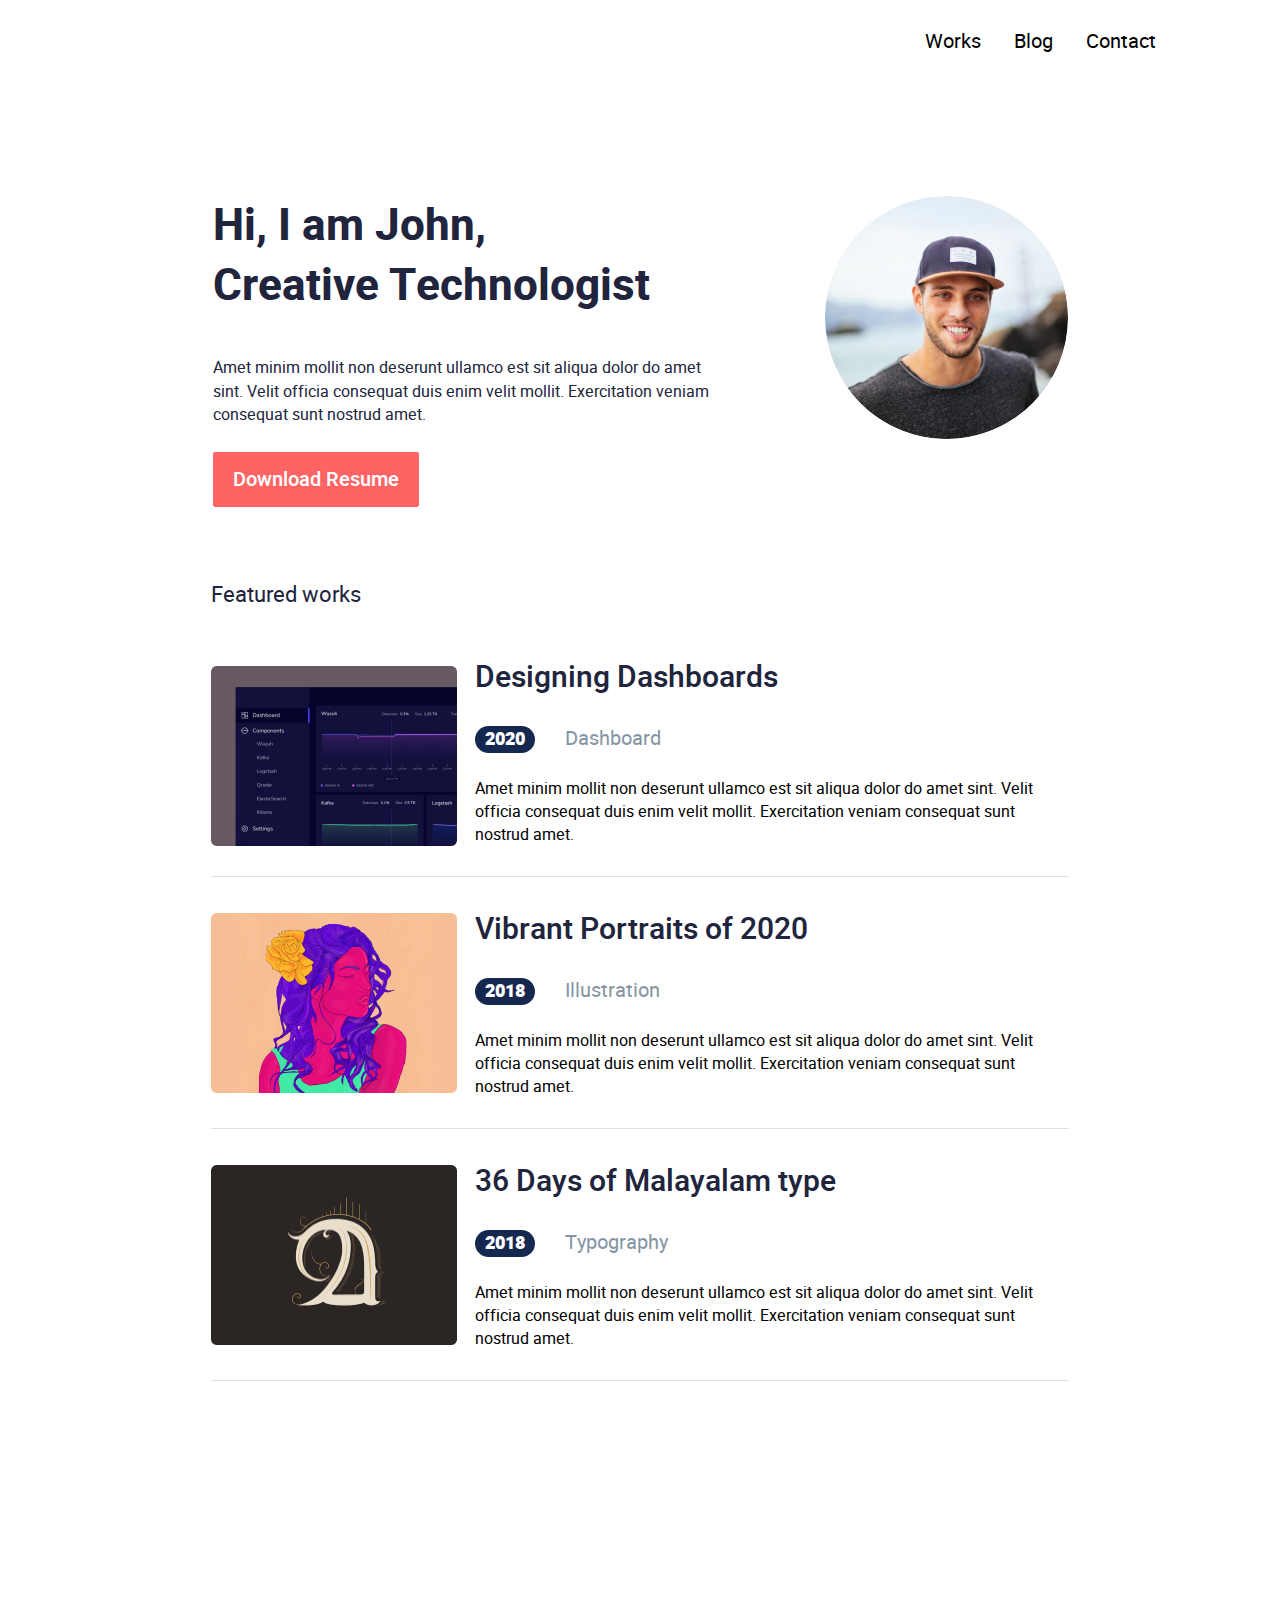
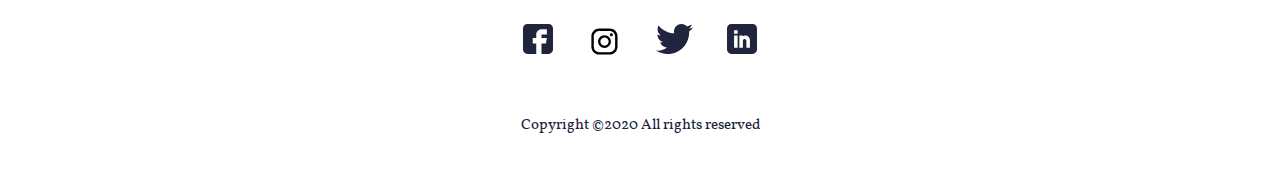
<file: index.html>
<!doctype html>
<html lang="en">
<head>
    <meta charset="UTF-8">
    <meta name="viewport"
          content="width=device-width, user-scalable=no, initial-scale=1.0, maximum-scale=1.0, minimum-scale=1.0">
    <meta http-equiv="X-UA-Compatible" content="ie=edge">
    <title>John</title>
    <link rel="stylesheet" href="css/style.css">
</head>
<body>
<header>
    <div class="container d_flex justify_end">
        <nav>
            <ul>
                <li>
                    <a href="works.html">Works</a>
                </li>
                <li>
                    <a href="blog.html">Blog</a>
                </li>
                <li>
                    <a href="#">Contact</a>
                </li>
            </ul>
        </nav>
    </div>
</header>
<main>
    <section class="main_banner">
        <div class="d_flex justify_between align_start container">
            <article>
              <h1>Hi, I am John,<br> Creative Technologist</h1>
                <p class="entry_author">Amet minim mollit non deserunt ullamco est sit aliqua dolor do amet sint. Velit officia consequat duis enim velit mollit. Exercitation veniam consequat sunt nostrud amet.
                </p>
               <a class="resume_link" href="#">Download Resume</a>
            </article>
              <div class="userpic">
                  <img class="userpic_img" src="images/Ellipse1.png" alt="img;">
              </div>
        </div>
    </section>
<!--    <section class="rec_posts">-->
<!--        <div class="d_flex justify_end justify_between rec_posts_pos ">-->
<!--            <div>-->
<!--                    <span>Recent posts</span>-->
<!--                    <a href="#" class="text_decoration">View all</a>-->
<!--            </div>-->
<!--        </div>-->
<!--        <div class="color_blocks d_flex container">-->
<!--            <div style="display: inline-block; padding: 45px">-->
<!--                <article  class="posts_blocks">-->
<!--                    <h3>Making a design system from<br>scratch</h3>-->
<!--                     <div>-->
<!--                            <p>12 Feb 2020</p>-->
<!--                            <p>Design, Pattern</p>-->
<!--                            <p>Amet minim mollit non deserunt ullamco est sit aliqua dolor do amet sint. Velit officia consequat duis enim velit mollit. Exercitation veniam consequat sunt nostrud amet.</p>-->
<!--                     </div>-->
<!--                </article>-->
<!--            </div>-->
<!--                <div style="display: inline-block; padding: 45px">-->
<!--                    <article class="posts_blocks">-->
<!--                        <h3>Creating pixel perfect icons in<br>Figma</h3>-->
<!--                        <div>-->
<!--                            <p>12 Feb 2020</p>-->
<!--                            <span>Figma, Icon Design</span>-->
<!--                            <span>Amet minim mollit non deserunt ullamco est sit aliqua dolor do amet sint. Velit officia consequat duis enim velit mollit. Exercitation veniam consequat sunt nostrud amet.</span>-->
<!--                        </div>-->
<!--                    </article>-->
<!--                </div>-->
<!--        </div>-->
<!--    </section>-->





    <section>
            <div class="featured_works">
                <h3 class="featured_works_style">Featured works</h3>
                <article class="d_flex justify_between align_start border article_padd">
                    <div class="feat_works_img">
                        <img class="feat_works_img" src="images/Tableimg.jpg" alt="tableimg" >
                    </div>
                    <div class="feat_works_info_div">
                        <h3 class="feat_works_h3">Designing Dashboards</h3>
                        <span class="feat_works_spans">2020</span>
                        <span class="feat_works_span_letters">Dashboard</span>
                        <p class="feat_works_p_marg_top">Amet minim mollit non deserunt ullamco est sit aliqua dolor do amet sint. Velit officia consequat duis enim velit mollit. Exercitation veniam consequat sunt nostrud amet.</p>
                    </div>
                </article>



                <article class="d_flex justify_between align_start border article_padd">
                    <div>
                        <img class="feat_works_img" src="images/Ladyimg.jpg" alt="ladyimg" >
                    </div>
                    <div>
                        <h3 class="feat_works_h3">Vibrant Portraits of 2020</h3>
                        <span class="feat_works_spans">2018</span>
                        <span class="feat_works_span_letters">Illustration</span>
                        <p class="feat_works_p_marg_top">Amet minim mollit non deserunt ullamco est sit aliqua dolor do amet sint. Velit officia consequat duis enim velit mollit. Exercitation veniam consequat sunt nostrud amet.</p>
                    </div>
                </article>




                <article class="d_flex justify_between align_start border article_padd">
                    <div>
                        <img class="feat_works_img" src="images/Aimg.jpg" alt="Aimg" >
                    </div>
                    <div>
                        <h3 class="feat_works_h3">36 Days of Malayalam type</h3>
                        <span class="feat_works_spans">2018</span>
                        <span class="feat_works_span_letters">Typography</span>
                        <p class="feat_works_p_marg_top">Amet minim mollit non deserunt ullamco est sit aliqua dolor do amet sint. Velit officia consequat duis enim velit mollit. Exercitation veniam consequat sunt nostrud amet.</p>
                    </div>
                </article>
        </div>
    </section>

</main>









<!--    <section class="section_requestform">-->
<!--           <form class="requestform_style" action="#" method="get">-->
<!--                <div>-->
<!--                    <label>-->
<!--                         <input class="requestform_input" type="text" name="Name" placeholder="Name">-->
<!--                    </label>-->
<!--                </div>-->
<!--                <div class="border-box requestform_style">-->
<!--                    <label>-->
<!--                         <input class="requestform_input" type="email" name="Email" placeholder="Email">-->
<!--                    </label>-->
<!--                </div>-->
<!--            <div>-->
<!--                <label for="Budget"></label>-->
<!--                   <select class="requestform_input" name="value" id="Budget">-->
<!--                            <option value="Budget">Budget</option>-->
<!--                            <option value="100">100</option>-->
<!--                            <option value="200">200</option>-->
<!--                            <option value="300">300</option>-->
<!--                            <option value="400">400</option>-->
<!--                   </select>-->
<!--            </div>-->
<!--              <div>-->
<!--                  <label for="project"></label>-->
<!--                  <textarea  id="project" name="project" rows="10" cols="25"-->
<!--                             placeholder="Describe your project..."></textarea>-->
<!--              </div>-->
<!--              <div class="requestform_button">-->
<!--                  <button class="requestform_button_style" type="button" onclick="alert('Hello teacher')">-->
<!--                      Send Message-->
<!--                  </button>-->
<!--              </div>-->
<!--          </form>-->
<!--        </section>-->


    <footer class="footer_marg_works">
    <div>
        <ul class="footer_li">
            <li>
                <a href="https://www.facebook.com" target="_blank"><img src="images/fb.svg" alt="facebook"></a>
            </li>
            <li>
                <a href="https://www.instagram.com" target="_blank"><img class="img_insta" src="images/instagram_logo.svg" alt="instagram"></a>
            </li>
            <li>
                <a href="https://twitter.com" target="_blank"><img src="images/Twitter.svg" alt="twitter"></a>
            </li>
            <li>
                <a href="https://ru.linkedin.com" target="_blank"><img src="images/Linkedin.svg" alt="Linkedin"></a>
            </li>
        </ul>
        <p class="footer_copyright">
           Copyright ©2020 All rights reserved </p>
    </div>
</footer>
</body>
</html>


<!--<form name="search" action="#" method="post" target="_blank" style="margin: auto; max-width: 600px">-->
<!--    <div style="max-width: 564px">-->
<!--        <label for="first_name" style="display: block">First_name</label>-->
<!--        <input name="first_name" type="text" id="first_name" style="box-sizing: border-box" >-->
<!--        <small>Error</small>-->
<!--        <label>-->
<!--            <input type="checkbox" name="i_agree" checked>-->
<!--            I agree with that-->
<!--        </label>-->
<!--    </div>-->
<!--    <div>-->
<!--        <h3>Gender</h3>-->
<!--        <label>-->
<!--            <input type="radio" name="Gender" value="Man">-->
<!--            Man-->
<!--        </label>-->
<!--        <label>-->
<!--            <input type="radio" name="Gender" value="Woman">Woman-->
<!--        </label>-->
<!--        <label>-->
<!--            <input type="radio" name="Gender" value="other">other-->
<!--        </label>-->
<!--    </div>-->
<!--    <div style="max-width: 564px">-->
<!--        <label for="file" style="display: block">File</label>-->
<!--        <input name="file" type="file" id="file" style="box-sizing: border-box" >-->

<!--    </div>-->
<!--<div style="max-width: 564px;">-->
<!--    <label for="message" style="display: none">Message</label>-->
<!--    <textarea id="message" name="message" style="height: 150px; width: 100%; resize: none"></textarea>-->

<!--    <div style="max-width: 564px">-->
<!--        <label for="sity" style="display: none">Message</label>-->
<!--        <select id="sity" name="sity" style="width: 100%;">-->
<!--            <option>Kiev</option>-->
<!--            <option>Odessa</option>-->
<!--            <option>Paris</option>-->
<!--        </select>-->
<!--    </div>-->

<!--</div>-->
<!--    <button type="submit">Send</button>-->
<!--</form>-->
</file>
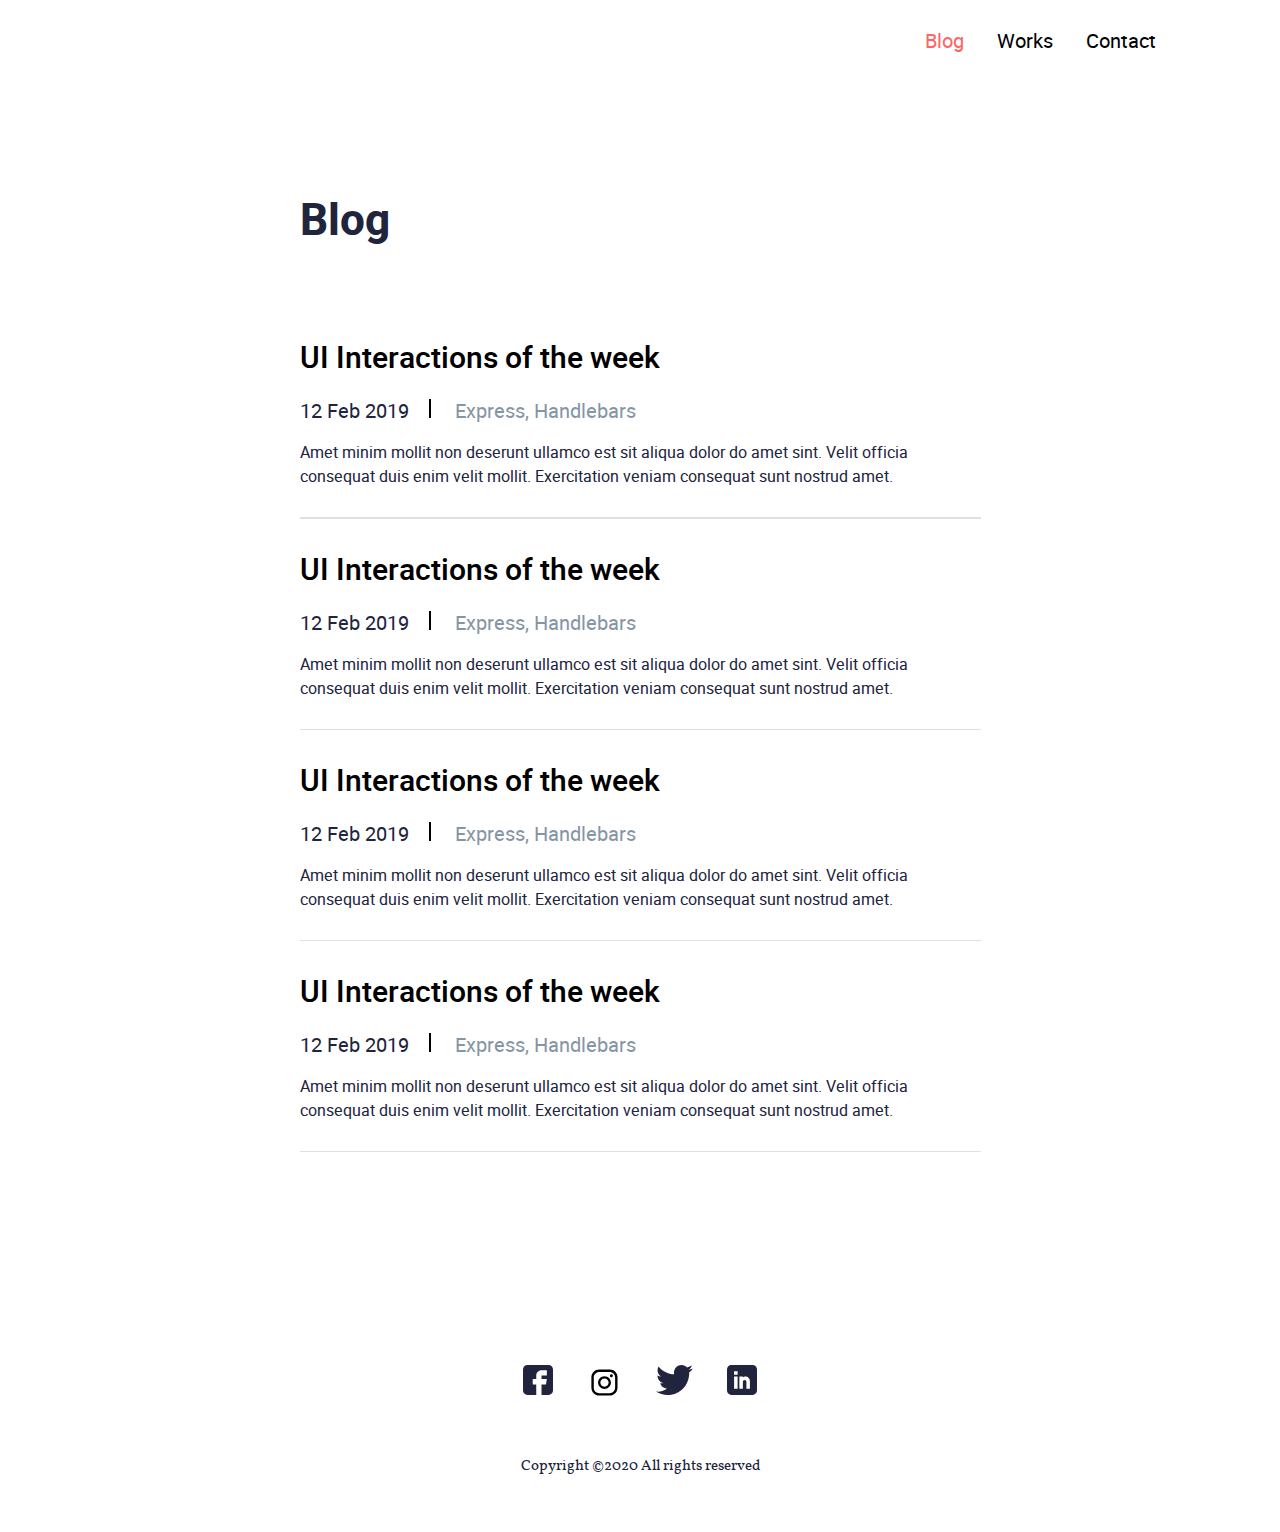
<file: blog.html>
<!doctype html>
<html lang="en">
<head>
  <meta charset="UTF-8">
  <meta name="viewport"
        content="width=device-width, user-scalable=no, initial-scale=1.0, maximum-scale=1.0, minimum-scale=1.0">
  <meta http-equiv="X-UA-Compatible" content="ie=edge">
  <title>John</title>
  <link rel="stylesheet" href="css/style.css">
</head>
<body>
<header>
  <div class="container d_flex justify_end">
    <nav>
      <ul>
        <li>
          <a href="blog.html" class="blog_col">Blog</a>
        </li>
        <li>
          <a href="works.html">Works</a>
        </li>
        <li>
          <a href="#">Contact</a>
        </li>
      </ul>
    </nav>
  </div>
</header>
<main>
  <section>
    <div class="blog_central_container">
      <div class="border blog_containers ">
        <h1 class="h2_blog">Blog</h1>
        <article class="border blog_containers">
          <h3 class="blog_h3">UI Interactions of the week</h3>
          <span class="blog_containers_date_span">12 Feb 2019</span>
          <span class="blog_containers_text_span">Express, Handlebars</span>
          <p class="blog_containers_p">Amet minim mollit non deserunt ullamco est sit aliqua dolor do amet sint. Velit officia consequat duis enim velit mollit. Exercitation veniam consequat sunt nostrud amet.</p>
        </article>
      </div>
      <article class="border blog_containers">
         <h3 class="blog_h3">UI Interactions of the week</h3>
         <span class="blog_containers_date_span">12 Feb 2019</span>
         <span class="blog_containers_text_span">Express, Handlebars</span>
         <p class="blog_containers_p">Amet minim mollit non deserunt ullamco est sit aliqua dolor do amet sint. Velit officia consequat duis enim velit mollit. Exercitation veniam consequat sunt nostrud amet.</p>
      </article>
      <article class="border blog_containers">
         <h3 class="blog_h3">UI Interactions of the week</h3>
         <span class="blog_containers_date_span">12 Feb 2019</span>
         <span class="blog_containers_text_span">Express, Handlebars</span>
         <p class="blog_containers_p">Amet minim mollit non deserunt ullamco est sit aliqua dolor do amet sint. Velit officia consequat duis enim velit mollit. Exercitation veniam consequat sunt nostrud amet.</p>
      </article>
      <article class="border blog_containers">
          <h3 class="blog_h3">UI Interactions of the week</h3>
        <span class="blog_containers_date_span">12 Feb 2019</span>
        <span class="blog_containers_text_span">Express, Handlebars</span>
        <p class="blog_containers_p">Amet minim mollit non deserunt ullamco est sit aliqua dolor do amet sint. Velit officia consequat duis enim velit mollit. Exercitation veniam consequat sunt nostrud amet.</p>
      </article>



    </div>
  </section>







</main>
<footer class="footer_marg_blog">
    <div >
        <ul class="footer_li">
          <li>
            <a href="https://www.facebook.com" target="_blank"><img src="images/fb.svg" alt="facebook"></a>
          </li>
          <li>
            <a href="https://www.instagram.com" target="_blank"><img class="img_insta" src="images/instagram_logo.svg" alt="instagram"></a>
          </li>
          <li>
            <a href="https://twitter.com" target="_blank"><img src="images/Twitter.svg" alt="twitter"></a>
          </li>
          <li>
            <a href="https://ru.linkedin.com" target="_blank"><img src="images/Linkedin.svg" alt="Linkedin"></a>
          </li>
        </ul>
        <p class="footer_copyright"> Copyright ©2020 All rights reserved </p>
    </div>
</footer>

</body>
</html>
</file>
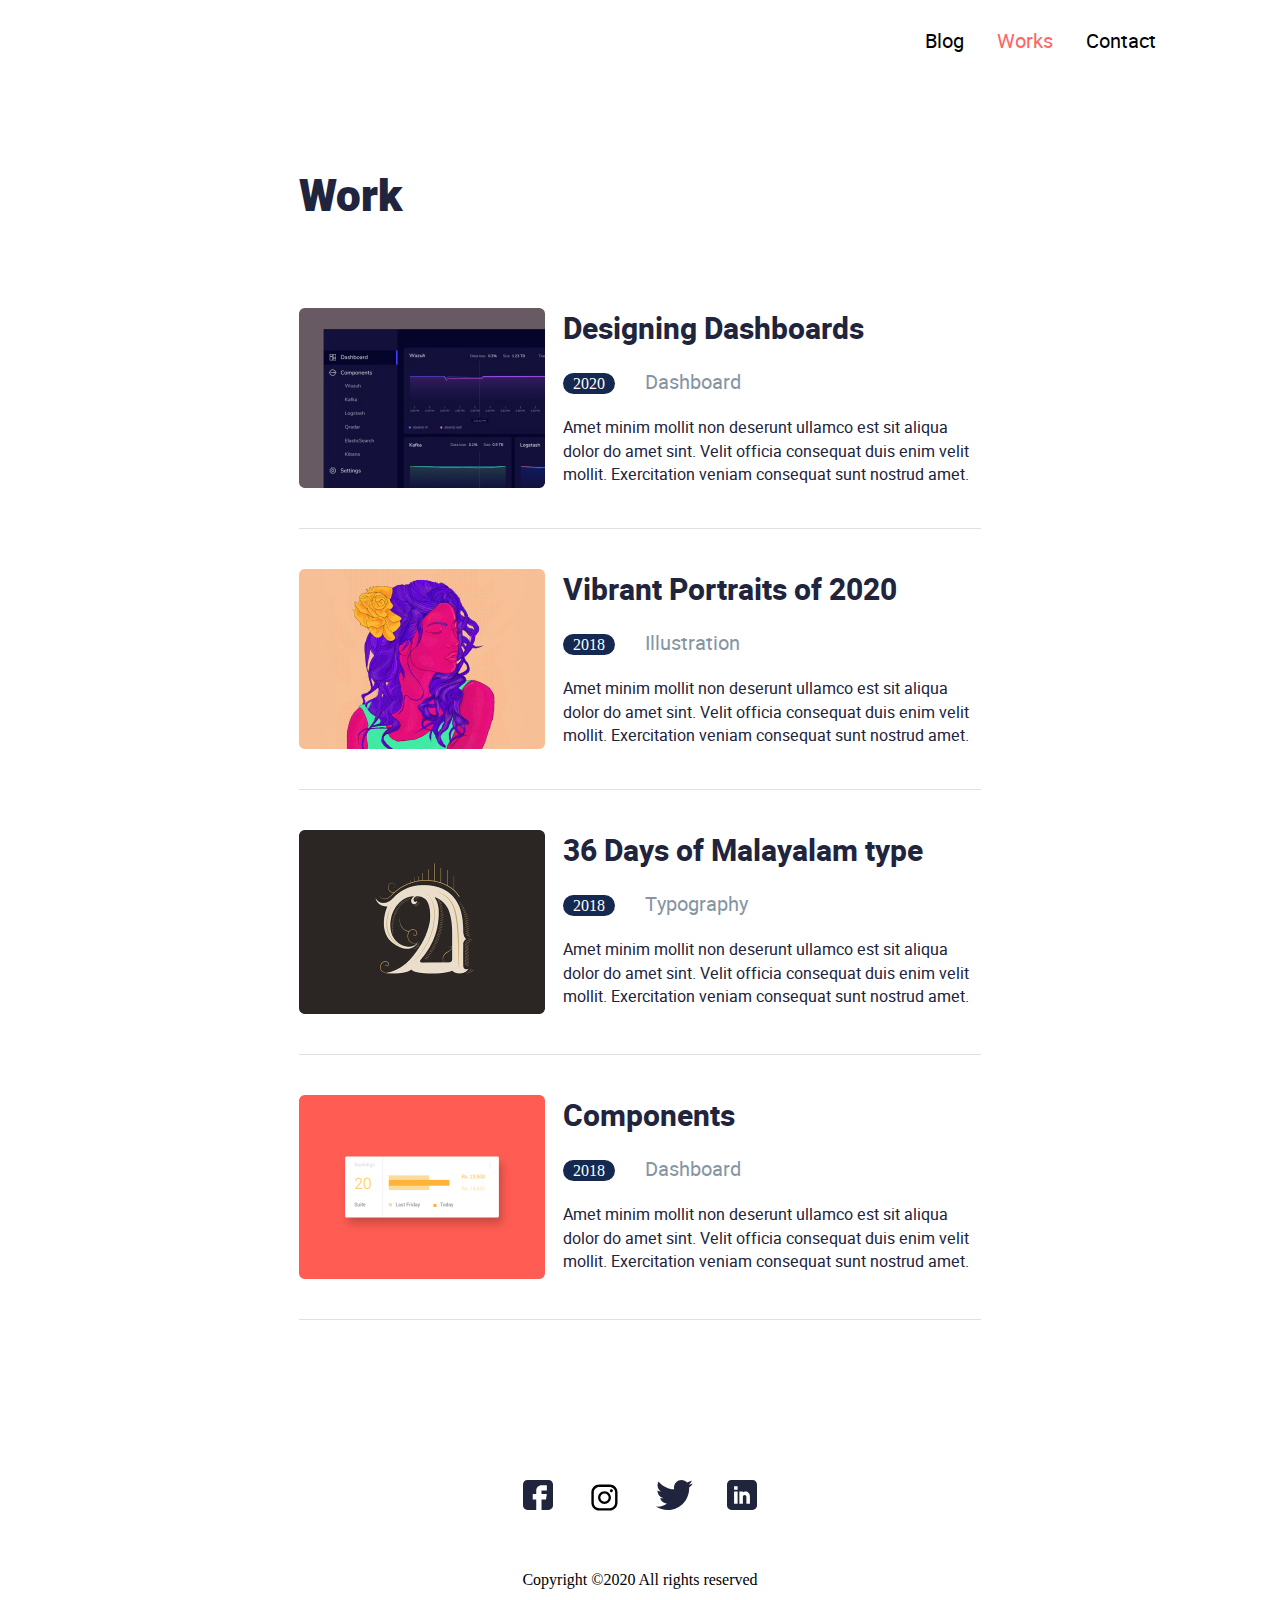
<file: works.html>
<!doctype html>
<html lang="en" xmlns:https="http://www.w3.org/1999/xhtml">
<head>
    <meta charset="UTF-8">
    <meta name="viewport"
          content="width=device-width, user-scalable=no, initial-scale=1.0, maximum-scale=1.0, minimum-scale=1.0">
    <meta http-equiv="X-UA-Compatible" content="ie=edge">
    <title>Work</title>
  <link rel="stylesheet" href="css/style.css">
</head>
<body>
<header>
    <div class="container d_flex justify_end">
      <nav>
        <ul>
          <li>
            <a href="blog.html">Blog</a>
          </li>
          <li>
            <a class="blog_col" href="works.html" >Works</a>
          </li>
          <li>
            <a href="#">Contact</a>
          </li>
        </ul>
      </nav>
    </div>
</header>



<main>
    <section>
        <div class="works_central_container">
            <h1>Work</h1>
            <div class="container">
                <img src="images/Tableimg.jpg" alt="diagram-img">
                <div class="text_container">
                    <h3>Designing Dashboards</h3>
                    <span class="year-sp-dec">2020</span>
                    <span class="text-sp-dec">Dashboard</span>
                    <p class="info_p">Amet minim mollit non deserunt ullamco est sit aliqua dolor do amet sint. Velit officia consequat duis enim velit mollit. Exercitation veniam consequat sunt nostrud amet.</p>
                </div>
            </div>

            <div class="container">
                <img src="images/Ladyimg.jpg" alt="diagram-img">
                <div class="text_container">
                    <h3>Vibrant Portraits of 2020</h3>
                    <span class="year-sp-dec">2018</span>
                    <span class="text-sp-dec">Illustration</span>
                    <p class="info_p">Amet minim mollit non deserunt ullamco est sit aliqua dolor do amet sint. Velit officia consequat duis enim velit mollit. Exercitation veniam consequat sunt nostrud amet.</p>
                </div>
            </div>

            <div class="container">
                <img src="images/Aimg.jpg" alt="diagram-img">
                <div class="text_container">
                    <h3>36 Days of Malayalam type</h3>
                    <span class="year-sp-dec">2018</span>
                    <span class="text-sp-dec">Typography</span>
                    <p class="info_p">Amet minim mollit non deserunt ullamco est sit aliqua dolor do amet sint. Velit officia consequat duis enim velit mollit. Exercitation veniam consequat sunt nostrud amet.</p>
                </div>
            </div>

            <div class="container">
                <img src="images/calendar-img.jpg" alt="diagram-img">
                <div class="text_container">
                    <h3>Components</h3>
                    <span class="year-sp-dec">2018</span>
                    <span class="text-sp-dec">Dashboard</span>
                    <p class="info_p">Amet minim mollit non deserunt ullamco est sit aliqua dolor do amet sint. Velit officia consequat duis enim velit mollit. Exercitation veniam consequat sunt nostrud amet.</p>
                </div>
            </div>












        </div>
    </section>
</main>
<footer>
        <div>
            <ul class="footer_li">
                <li>
                    <a href="https://www.facebook.com/">
                        <img src="images/fb.svg" alt="fb-logo">
                    </a>
                </li>
                <li>
                    <a href="https://www.instagram.com/">
                    <img class="img_insta" src="images/instagram_logo.svg" alt="inst-logo"></a>
                </li>
                <li>
                    <a href="https://twitter.com/">
                        <img src="images/Twitter.svg" alt="twit-logo">
                    </a>
                </li>
                <li>
                    <a href="https://ru.linkedin.com/">
                        <img src="images/Linkedin.svg" alt="linek-jogo">
                    </a>
                </li>
            </ul>
            <p>Copyright ©2020 All rights reserved</p>
        </div>

</footer>






</body>
</html>
</file>
<file: css/style.css>
@font-face {
    font-family: 'heeboregular';
    src: url('../fonts/heebo-regular-webfont.eot');
    src: url('../fonts/heebo-regular-webfont.eot?#iefix') format('embedded-opentype'),
    url('../fonts/heebo-regular-webfont.woff2') format('woff2'),
    url('../fonts/heebo-regular-webfont.woff') format('woff'),
    url('../fonts/heebo-regular-webfont.ttf') format('truetype'),
    url('../fonts/heebo-regular-webfont.svg#heeboregular') format('svg');
    font-weight: normal;
    font-style: normal;

}
@font-face {
    font-family: 'heebomedium';
    src: url('../fonts/heebo-medium-webfont.eot');
    src: url('../fonts/heebo-medium-webfont.eot?#iefix') format('embedded-opentype'),
    url('../fonts/heebo-medium-webfont.woff2') format('woff2'),
    url('../fonts/heebo-medium-webfont.woff') format('woff'),
    url('../fonts/heebo-medium-webfont.ttf') format('truetype'),
    url('../fonts/heebo-medium-webfont.svg#heebomedium') format('svg');
    font-weight: normal;
    font-style: normal;

}
@font-face {
    font-family: 'heebobold';
    src: url('../fonts/heebo-bold-webfont.eot');
    src: url('../fonts/heebo-bold-webfont.eot?#iefix') format('embedded-opentype'),
    url('../fonts/heebo-bold-webfont.woff2') format('woff2'),
    url('../fonts/heebo-bold-webfont.woff') format('woff'),
    url('../fonts/heebo-bold-webfont.ttf') format('truetype'),
    url('../fonts/heebo-bold-webfont.svg#heebobold') format('svg');
    font-weight: normal;
    font-style: normal;

}
@font-face {
    font-family: 'heeboblack';
    src: url('../fonts/heebo-black-webfont.eot');
    src: url('../fonts/heebo-black-webfont.eot?#iefix') format('embedded-opentype'),
    url('../fonts/heebo-black-webfont.woff2') format('woff2'),
    url('../fonts/heebo-black-webfont.woff') format('woff'),
    url('../fonts/heebo-black-webfont.ttf') format('truetype'),
    url('../fonts/heebo-black-webfont.svg#heeboblack') format('svg');
    font-weight: normal;
    font-style: normal;

}
@font-face {
    font-family: 'vollkornregular';
    src: url('../fonts/vollkorn-regular-webfont.eot');
    src: url('../fonts/vollkorn-regular-webfont.eot?#iefix') format('embedded-opentype'),
    url('../fonts/vollkorn-regular-webfont.woff2') format('woff2'),
    url('../fonts/vollkorn-regular-webfont.woff') format('woff'),
    url('../fonts/vollkorn-regular-webfont.ttf') format('truetype'),
    url('../fonts/vollkorn-regular-webfont.svg#vollkornregular') format('svg');
    font-weight: normal;
    font-style: normal;

}


*{
    padding: 0;
    margin: 0;
}
 header{
    padding-top: 27px
}
 .container{
     max-width: 1032px;
     margin: auto;
     display: flex;
     justify-content: flex-end
 }
 .d_flex{
     display: flex;
 }
 .justify_end{
     justify-content: flex-end;
 }
 .justify_between{
     justify-content: space-between;
 }
 .align_start{
     align-items: flex-start;
 }
.requestform_style{
    max-width: 564px;
    margin: auto
}
 header nav ul{
     display: flex;
     list-style: none
 }
header nav ul li{
    margin-left: 33px;
    transition: 0.5s;
 }
header nav ul li a{
     font-style: normal;
     font:20px/29px 'heeboregular';
     text-align: right;
     color: #000000;
     text-decoration: none
 }
.main_banner{
    padding-top: 140px;
    padding-bottom: 71px;
}
.main_banner .container{
    max-width: 855px;
}
.nav{
    font: 20px/29px 'heebomedium';
}
h1{
    padding-bottom: 40px;
    font: 44px/60px 'heebobold';
    color: #21243D;
}
.h2_blog{
    font: 44px/60px 'heebobold';
    padding: 105px 0 56px 0;
    color: #21243D;

}
.entry_author{
    padding-bottom:38px;
    max-width: 498px;
    font: 16px/23.5px 'heeboregular';
    color: #21243D;
}
.resume_link{
    background: #FF6464;
    border-radius: 2px;
    padding: 13px 20px;
    font: 20px/29px 'heebomedium';
    font-style: normal;
    color: #FFFFFF;
    text-decoration: none
}
.userpic{
    max-width: 243px;
    border-radius: 50%;
    overflow: hidden
}
.userpic_img{
    width: 100%;
    display: block;

}
.section_requestform{
    background-color: #000000;
    padding-top: 69px;
    padding-bottom: 37px
}
.requestform_input{
    width: 100%;
    box-sizing: border-box;
    padding: 17px 31px;
    background-color: rgba(255, 255, 255, 0.2);
    height: 57px;
    color: #FFFFFF;
    font:400 17px/22px 'Vollkorn';
    font-style: italic;
    text-align: left;
}
option{
    background-color: gray;
}
#Budget{
    max-width: 564px;
    height: 57px
}
#project{
    width: 100%;
    box-sizing: border-box;
    padding: 17px 31px;
    font:400 17px/22px 'Vollkorn';
    background-color: rgba(255, 255, 255, 0.2);
    height: 127px;
    color: #FFFFFF;
    font-style: italic;
    text-align: left;
    resize: none;
}
.requestform_button{
    text-align: center;
    margin-top: 22px
}
.requestform_button_style{
    padding: 15px 60px;
    border: solid #7EC4BD 2px;
    background-color: transparent;
    color: #8BCAC3;
    font:400 17px/22px 'Vollkorn' ;
    font-style: italic;
    letter-spacing: 0;
}
footer{
    padding-top: 51px;
    padding-bottom: 54px;
}
.footer_li{
    display: flex;
    justify-content: center;
    list-style-type: none;
    margin-bottom: 26px;
}
footer ul li{
    margin-left: 17px;
    margin-right: 17px;
}
.footer_copyright{
    font-family: 'vollkornregular', serif;
    font-style: normal;
    font-size: 15px;
    line-height: 22px;
    text-align: center;
    color: #21243D
}
.footer_marg_works{
    margin-top: 83px;
}
.footer_marg_blog{
    margin-top: 53px;
}
.img_insta{
    width: 35px;  height: 35px;
}
input:focus{
    background-color: pink;
}
.rec_posts{
    background-color: #EDF7FA;
    margin-top: 71px;
}
.rec_posts_pos{
    padding: 7px 148px 2px;
}
.text_decoration{
    text-decoration: none;
}
.posts_blocks {
    width: 418px;
    height: 295px;
    background-color: #FFFFFF;
}
.git{
    background-color: #FF6464;
}
.featured_works{
    max-width: 858px;
    margin: auto;
}
.feat_works_img{
    height: 180px;
    width: 246px;
    margin-right: 18px;
    padding-top: 5px;
}
.border{
    border-bottom: 1px #E0E0E0 solid ;
    margin-top: 31px;
}
.featured_works_style{
    font:22px/60px 'heeboregular';
    color: #21243D;
}
.feat_works_spans{
    background-color: #142850;
    border-radius: 16px;
    font: 18px/60px 'heeboblack';
    color: #FFFFFF;
    height: 24px;
    width: 62px;
    padding: 0 10px;
}
.feat_works_span_letters{
    font: 20px/29px 'heeboregular';
    margin-left: 26px;
    color: #8695A4
}
.feat_works_span_numb{
    font: 20px/29px 'heeboregular';
}
.feat_works_p_marg_top{
    font: 16px/23px 'heeboregular';
    padding-top: 7px;
    width: 594px;
}
.feat_works_h3{
    font: 30px/44px 'heebomedium';
    color: #21243D;
    margin-bottom: 10px;

}
.vl{
    border-left: 2px solid black;
    height: 21px;
    left: 55%;
    top: 0;
    margin-left: 22px;
}
.blog{
   margin: 159px 760px 0 235px;
    font: 44px/60px 'heebobold'
}
.feat_works_marg_left{
    margin-left: 159px;
}
.blog_col{
    color: #FF6464;
}
.works_col{
    color: #FF6464;
}
.blog_h3{
    font: 30px/44px 'heebomedium';
    margin-bottom: 16px;
}
.blog_containers_date_span{
    font: 20px/29px 'heeboregular';
    color: #21243D;
}
.blog_containers_date_span::after{
    content:"";
    display: inline-block;
    height: 17px;
    border: 1px solid black;
    margin: 0 20px;
    width: 0;
}
.blog_containers_p{
    margin-top: 15px;
    margin-bottom: 29px;
    font: 16px/23.5px 'heeboregular';
    color: #21243D;
}
.blog_containers_text_span{
    font: 20px/29px 'heeboregular';
    color: #8695A4;
}
.blog_central_container{
    max-width: 1152px;
    margin: auto;
}
.feat_works_info_div{
    max-width: 858px;
}
.article_padd{
    padding-bottom: 30px;
}
.blog_containers{
    max-width: 681px;
    margin: auto;
    padding-top: 30px;
}
.works_central_container{
    max-width: 682px;
    margin: auto;
    padding-top: 112px;
}
.text_container{
    padding-left: 18px;
}
.works_central_container .container{
    border-bottom: 1px solid #E0E0E0;
    padding-bottom: 40px;
    padding-top: 40px;
}
footer p{
    text-align: center;
    padding-top: 26px;
}
footer ul{
    display: flex;
    justify-content: center;
    list-style-type: none;
    padding-top: 109px;
}
main .works_central_container h1{
    font: 44px/60px 'heeboblack';
    color: #21243D;
}
main .works_central_container .text_container h3{
    font: 30px/44px 'heebobold';
    color: #21243D;
    padding-bottom: 16px;
}
main .text-sp-dec{
    font: 20px/29px 'heeboregular';
    color: #8695A4;
    padding-left: 26px;
}
.year-sp-dec{
    border-radius: 16px;
    background-color: #142850;
    padding: 2px 10px;
    color: #FFFFFF;
}
main .info_p{
    font: 16px/23.5px 'heeboregular';
    color: #21243D;
    padding-top: 19px;
}
</file>
